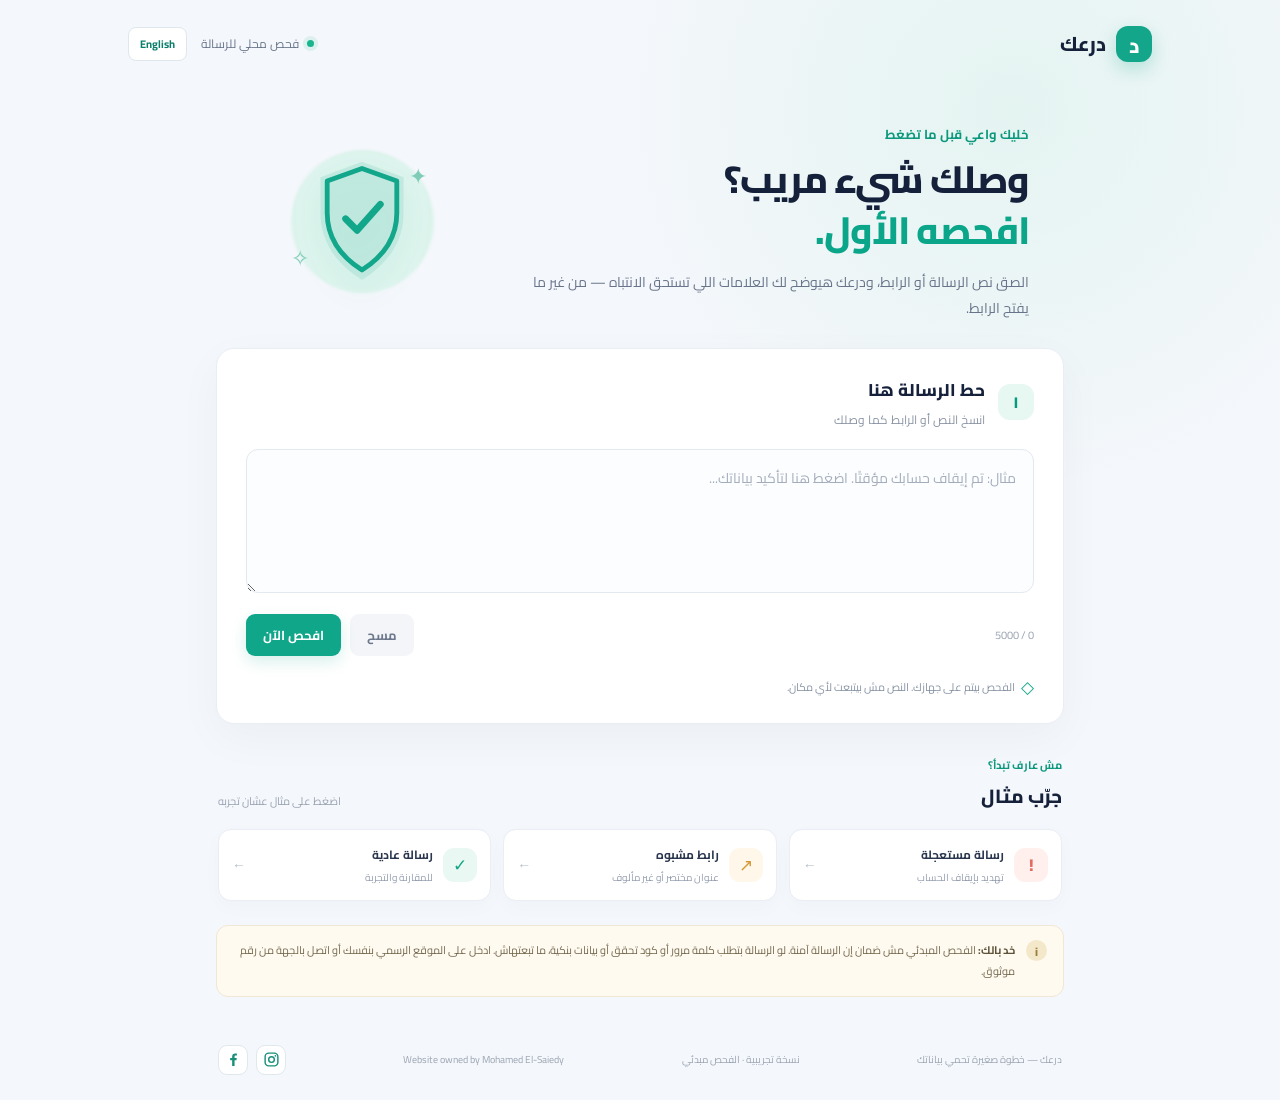
<file: index.html>
<!doctype html>
<html lang="ar" dir="rtl">
<head>
  <meta charset="utf-8">
  <meta name="viewport" content="width=device-width, initial-scale=1">
  <meta name="theme-color" content="#f4f7fb">
  <meta name="description" content="درعك Derak: افحص الرسائل والروابط المشبوهة قبل فتحها، واعرف أسباب التحذير بالعربية أو الإنجليزية. أداة مجانية مبدئية من محمد الصعيدي.">
  <meta name="robots" content="index, follow">
  <link rel="canonical" href="https://hamo-debug.github.io/derak/">
  <meta property="og:type" content="website">
  <meta property="og:url" content="https://hamo-debug.github.io/derak/">
  <meta property="og:title" content="Derak | فاحص الرسائل والروابط">
  <meta property="og:description" content="افحص الرسائل والروابط المشبوهة قبل فتحها، واعرف أسباب التحذير بالعربية أو الإنجليزية.">
  <title>Derak (درعك) | فاحص الرسائل والروابط - Mohamed El-Saiedy</title>
  <link rel="stylesheet" href="style.css">
  <script src="app.js" defer></script>
</head>
<body>
  <header class="topbar">
    <a class="brand" href="#top" aria-label="درعك - الصفحة الرئيسية"><span class="brand-mark" aria-hidden="true">د</span><span>درعك</span></a>
    <div class="top-actions"><span class="top-note"><span class="status-dot"></span><span id="local-label">فحص محلي للرسالة</span></span><button class="lang-button" id="language-button" type="button" aria-label="Switch language">English</button></div>
  </header>
  <main id="top">
    <section class="hero">
      <div class="hero-copy"><p class="eyebrow" id="eyebrow">خليك واعي قبل ما تضغط</p><h1 id="hero-title">وصلك شيء مريب؟<br><span>افحصه الأول.</span></h1><p class="intro" id="intro">الصق نص الرسالة أو الرابط، ودرعك هيوضح لك العلامات اللي تستحق الانتباه — من غير ما يفتح الرابط.</p></div>
      <div class="shield-art" aria-hidden="true"><div class="shield-glow"></div><svg viewBox="0 0 120 140" role="presentation"><path d="M60 8 103 24v37c0 31-18 54-43 69C35 115 17 92 17 61V24L60 8Z" fill="currentColor" opacity=".12"/><path d="M60 15 96 28v33c0 26-14 45-36 59C38 106 24 87 24 61V28l36-13Z" fill="none" stroke="currentColor" stroke-width="5" stroke-linejoin="round"/><path d="m43 67 12 12 24-27" fill="none" stroke="currentColor" stroke-width="7" stroke-linecap="round" stroke-linejoin="round"/></svg><span class="spark spark-one">✦</span><span class="spark spark-two">✧</span></div>
    </section>
    <section class="checker card" aria-labelledby="checker-title">
      <div class="section-heading"><div class="step">١</div><div><h2 id="checker-title">حط الرسالة هنا</h2><p id="checker-hint">انسخ النص أو الرابط كما وصلك</p></div></div>
      <label class="sr-only" id="input-label" for="message">نص الرسالة أو الرابط</label>
      <textarea id="message" maxlength="5000" placeholder="مثال: تم إيقاف حسابك مؤقتًا. اضغط هنا لتأكيد بياناتك..." spellcheck="false"></textarea>
      <div class="input-footer"><span id="char-count">٠ / ٥٠٠٠</span><div class="actions"><button class="button button-quiet" id="clear-button" type="button">مسح</button><button class="button button-primary" id="check-button" type="button"><span aria-hidden="true">⌕</span> افحص الآن</button></div></div>
      <p class="privacy-note" id="privacy-note"><span aria-hidden="true">◇</span> الفحص بيتم على جهازك. النص مش بيتبعت لأي مكان.</p>
    </section>
    <section id="result" class="result card" aria-live="polite" hidden></section>
    <section class="examples" aria-labelledby="examples-title"><div class="examples-head"><div><p class="eyebrow" id="examples-eyebrow">مش عارف تبدأ؟</p><h2 id="examples-title">جرّب مثال</h2></div><span class="examples-hint" id="examples-hint">اضغط على مثال عشان تجربه</span></div>
      <div class="example-grid">
        <button class="example-card example-danger" type="button" data-example="urgent"><span class="example-icon">!</span><span><strong id="example-title-urgent">رسالة مستعجلة</strong><small id="example-sub-urgent">تهديد بإيقاف الحساب</small></span><span class="arrow">←</span></button>
        <button class="example-card example-link" type="button" data-example="link"><span class="example-icon">↗</span><span><strong id="example-title-link">رابط مشبوه</strong><small id="example-sub-link">عنوان مختصر أو غير مألوف</small></span><span class="arrow">←</span></button>
        <button class="example-card example-safe" type="button" data-example="safe"><span class="example-icon">✓</span><span><strong id="example-title-safe">رسالة عادية</strong><small id="example-sub-safe">للمقارنة والتجربة</small></span><span class="arrow">←</span></button>
      </div>
    </section>
    <aside class="disclaimer"><span class="disclaimer-icon">i</span><p id="disclaimer"><strong>خد بالك:</strong> الفحص المبدئي مش ضمان إن الرسالة آمنة. لو الرسالة بتطلب كلمة مرور أو كود تحقق أو بيانات بنكية، ما تبعتهاش. ادخل على الموقع الرسمي بنفسك أو اتصل بالجهة من رقم موثوق.</p></aside>
  </main>
  <footer><span id="footer-brand">درعك — خطوة صغيرة تحمي بياناتك</span><span id="footer-note">نسخة تجريبية · الفحص مبدئي</span><span id="footer-owner">Website owned by Mohamed El-Saiedy</span><nav class="social-links" aria-label="Social media"><a href="https://www.instagram.com/els3edy.19?vrfl=dmxjeHdocGl2eW5i" target="_blank" rel="noopener noreferrer" aria-label="Instagram account"><svg viewBox="0 0 24 24" aria-hidden="true"><rect x="3" y="3" width="18" height="18" rx="5" fill="none" stroke="currentColor" stroke-width="2"/><circle cx="12" cy="12" r="4" fill="none" stroke="currentColor" stroke-width="2"/><circle cx="17.5" cy="6.8" r="1.2" fill="currentColor"/></svg></a><a href="https://www.facebook.com/share/1FXgNUzG9y/" target="_blank" rel="noopener noreferrer" aria-label="Facebook page"><svg viewBox="0 0 24 24" aria-hidden="true"><path d="M13.5 21v-8h2.7l.4-3.1h-3.1v-2c0-.9.3-1.5 1.6-1.5h1.7V3.6c-.3 0-1.3-.1-2.5-.1-2.5 0-4.2 1.5-4.2 4.3v2.1H7.3V13h2.8v8h3.4Z" fill="currentColor"/></svg></a></nav></footer>
</body>
</html>
</file>
<file: style.css>
@import url('https://fonts.googleapis.com/css2?family=Cairo:wght@400;500;600;700;800&display=swap');

:root{font-family:'Cairo',Tahoma,Arial,sans-serif;color:#182238;background:#f4f7fb;font-synthesis:none;text-rendering:optimizeLegibility;--navy:#15213b;--muted:#778198;--teal:#13a68b;--line:#e8edf4;--white:#fff}
*{box-sizing:border-box}body{margin:0;min-height:100vh;background:radial-gradient(ellipse at 79% 10%,#e4f4f1 0,transparent 27%),#f4f7fb}.topbar{max-width:1080px;margin:auto;padding:25px 28px;display:flex;align-items:center;justify-content:space-between}.brand{display:flex;gap:10px;align-items:center;color:var(--navy);font-weight:800;font-size:20px;text-decoration:none}.brand-mark{width:36px;height:36px;display:grid;place-items:center;border-radius:12px;background:var(--teal);color:white;font-size:21px;box-shadow:0 7px 18px #13a68b40}.top-note{color:#69768b;font-size:12px;display:flex;align-items:center;gap:8px}.status-dot{width:7px;height:7px;border-radius:50%;background:#19b58c;box-shadow:0 0 0 4px #19b58c1c}main{max-width:900px;margin:0 auto;padding:13px 26px 48px}.hero{display:flex;align-items:center;justify-content:space-between;min-height:236px;padding:22px 35px 26px 61px}.eyebrow{margin:0 0 8px;color:#0b987d;font-size:13px;font-weight:700}.hero h1{font-size:38px;line-height:1.35;letter-spacing:-1px;margin:0;color:var(--navy);font-weight:800}.hero h1 span{color:#0ba68a}.intro{max-width:510px;color:#68748a;line-height:1.9;margin:12px 0 0;font-size:14px}.shield-art{width:170px;height:170px;position:relative;display:grid;place-items:center;color:#12a78b;margin-inline-start:20px}.shield-art svg{width:116px;filter:drop-shadow(0 12px 16px #0da78a24);z-index:1}.shield-glow{position:absolute;width:143px;height:143px;background:#ddf4ed;border-radius:50%;filter:blur(1px)}.spark{position:absolute;color:#81cdb8;font-size:22px}.spark-one{top:18px;right:20px}.spark-two{bottom:28px;left:14px}.card{background:var(--white);border:1px solid #e9edf4;border-radius:18px;box-shadow:0 14px 45px #22334b0a}.checker{padding:25px 29px 20px}.section-heading{display:flex;align-items:center;gap:13px;margin-bottom:18px}.step{width:36px;height:36px;border-radius:12px;background:#e7f7f2;color:#079b7e;display:grid;place-items:center;font-weight:800}.section-heading h2,.examples h2{margin:0;font-size:17px;color:var(--navy);font-weight:800}.section-heading p{margin:2px 0 0;color:#8b94a5;font-size:12px}textarea{width:100%;min-height:144px;resize:vertical;border:1px solid #e3e9f0;border-radius:12px;padding:15px 17px;font:14px/1.9 'Cairo',Tahoma,Arial,sans-serif;color:#27344c;outline:none;background:#fcfdff;transition:.2s}textarea:focus{border-color:#65cbb3;box-shadow:0 0 0 3px #10a78916}textarea::placeholder{color:#a4adbb}.input-footer{display:flex;align-items:center;justify-content:space-between;margin-top:12px}#char-count{font-size:11px;color:#9aa3b2}.actions{display:flex;align-items:center;gap:9px}.button{border:0;border-radius:9px;padding:9px 17px;font:700 13px 'Cairo',Tahoma,Arial,sans-serif;cursor:pointer;transition:transform .15s,background .15s}.button:hover,.example-card:hover{transform:translateY(-1px)}.button:focus-visible,.example-card:focus-visible{outline:3px solid #0ca88b55;outline-offset:2px}.button-quiet{background:#f3f5f8;color:#6e788c}.button-primary{background:#0fa68a;color:white;box-shadow:0 6px 15px #0fa68a29}.button-primary:hover{background:#078d75}.button-primary span{font-size:18px;vertical-align:-2px;margin-left:4px}.privacy-note{margin:15px 0 0;color:#8792a3;font-size:11px}.privacy-note span{color:#12a78b;font-size:17px;vertical-align:-2px;margin-left:4px}.examples{padding:31px 2px 24px}.examples-head{display:flex;justify-content:space-between;align-items:end;margin-bottom:15px}.examples-head .eyebrow{font-size:11px;margin-bottom:3px}.examples h2{font-size:19px}.examples-hint{font-size:11px;color:#9aa3b1;padding-bottom:3px}.example-grid{display:grid;grid-template-columns:repeat(3,1fr);gap:12px}.example-card{background:white;border:1px solid #e9edf4;border-radius:13px;padding:13px;display:flex;align-items:center;text-align:right;gap:10px;cursor:pointer;transition:.2s;box-shadow:0 6px 20px #22334b06;font-family:inherit}.example-icon{width:34px;height:34px;border-radius:11px;display:grid;place-items:center;font-size:17px;font-weight:800;flex:none}.example-danger .example-icon{color:#e26c61;background:#fff0ee}.example-link .example-icon{color:#d69735;background:#fff7e9}.example-safe .example-icon{color:#12a582;background:#e9f8f3}.example-card strong,.example-card small{display:block}.example-card strong{font-size:12px;color:#29364e}.example-card small{color:#949dae;font-size:10px;margin-top:2px}.arrow{margin-right:auto;color:#b4bdc9;font-size:14px}.disclaimer{display:flex;align-items:flex-start;gap:11px;padding:14px 16px;border:1px solid #f0e7d4;border-radius:12px;background:#fffaf0;color:#74694f}.disclaimer-icon{width:21px;height:21px;border-radius:50%;display:grid;place-items:center;background:#f3e8ca;color:#9c7e3c;font-size:12px;font-weight:800;flex:none}.disclaimer p{margin:0;font-size:11px;line-height:1.9}.disclaimer strong{color:#5e5339}footer{max-width:900px;padding:0 28px 25px;margin:auto;display:flex;justify-content:space-between;color:#9ca5b3;font-size:10px}.result{margin-top:18px;padding:22px 25px;animation:rise .25s ease-out}.result[hidden]{display:none}.result-head{display:flex;align-items:center;gap:13px}.result-badge{width:43px;height:43px;border-radius:13px;display:grid;place-items:center;font-size:20px;font-weight:800;flex:none}.result h2{margin:0;font-size:18px}.result-subtitle{margin:3px 0 0;font-size:12px;color:#7a8598}.risk-high .result-badge{background:#fff0ee;color:#dd6157}.risk-medium .result-badge{background:#fff6e7;color:#ce8c25}.risk-low .result-badge{background:#eaf8f3;color:#119779}.risk-unknown .result-badge{background:#f0f2f5;color:#788398}.score-row{display:flex;align-items:center;gap:10px;margin:17px 0 14px}.score-track{height:7px;background:#edf0f4;border-radius:9px;overflow:hidden;flex:1}.score-fill{height:100%;width:var(--score);border-radius:9px;background:#11a78a;transition:width .4s}.risk-high .score-fill{background:#e2675d}.risk-medium .score-fill{background:#e2a542}.risk-low .score-fill{background:#13a486}.score-label{font-size:11px;color:#68748a;white-space:nowrap}.findings-title{font-size:12px;color:#59657b;margin:14px 0 8px;font-weight:800}.findings{list-style:none;padding:0;margin:0;display:grid;gap:7px}.findings li{display:flex;gap:8px;font-size:12px;line-height:1.8;color:#576278}.findings li::before{content:'•';font-size:18px;line-height:1.3;color:#e0a03c}.findings .good::before{color:#12a78a}.no-findings{font-size:12px;color:#748096;margin:8px 0}.result-caution{padding-top:11px;margin-top:14px;border-top:1px solid #edf0f4;color:#8992a1;font-size:10px;line-height:1.8}@keyframes rise{from{opacity:0;transform:translateY(6px)}to{opacity:1;transform:translateY(0)}}.sr-only{position:absolute;width:1px;height:1px;padding:0;margin:-1px;overflow:hidden;clip:rect(0,0,0,0);white-space:nowrap;border:0}
@media(max-width:650px){.topbar{padding:17px 18px}.top-note{font-size:10px}main{padding:4px 16px 35px}.hero{min-height:auto;padding:22px 6px 27px}.hero h1{font-size:30px}.intro{font-size:12px;max-width:360px}.shield-art{width:105px;height:105px;margin-inline-start:4px;flex:none}.shield-art svg{width:81px}.shield-glow{width:90px;height:90px}.spark-one{top:4px;right:3px}.spark-two{bottom:10px;left:2px}.checker{padding:20px 17px 17px}.example-grid{grid-template-columns:1fr}.example-card{padding:11px 13px}.examples-hint{font-size:9px}.examples{padding-top:25px}.disclaimer{padding:12px}.disclaimer p{font-size:10px}footer{padding-inline:18px;font-size:9px}}@media(max-width:390px){.shield-art{display:none}.hero{padding-top:18px}.actions .button{padding:8px 12px}}
.top-actions{display:flex;align-items:center;gap:14px}.lang-button{border:1px solid #dfe7ed;border-radius:8px;background:#fff;color:#087e6b;font:700 11px 'Cairo',Tahoma,Arial,sans-serif;padding:6px 11px;cursor:pointer}.lang-button:hover{background:#eaf8f3}
.url-results{display:grid;gap:8px;margin-top:14px}.url-row{display:flex;align-items:flex-start;gap:9px;border:1px solid #edf0f4;background:#fbfcfd;border-radius:10px;padding:10px}.url-row strong{display:block;color:#354158;font-size:11px;overflow-wrap:anywhere}.url-row small{display:block;color:#7f8999;font-size:10px;line-height:1.7;margin-top:3px}.url-status{width:22px;height:22px;border-radius:7px;display:grid;place-items:center;font-size:12px;font-weight:800;flex:none}.url-warn{background:#fff0ee;color:#d55d51}.url-ok{background:#e8f7f1;color:#0c9b7d}.report-area{display:flex;align-items:center;gap:12px;margin-top:14px}.button-report{background:#eaf7f3;color:#087d69;border:1px solid #ccece2}.button-report:hover{background:#ddf3eb}#report-status{font-size:10px;color:#668173}
html[dir="ltr"] .button-primary span{margin-left:0;margin-right:4px}html[dir="ltr"] .example-card{text-align:left}html[dir="ltr"] .arrow{margin-right:0;margin-left:auto}html[dir="ltr"] .privacy-note span{margin-left:0;margin-right:4px}
footer{flex-wrap:wrap;align-items:center;gap:10px 18px}.social-links{display:flex;align-items:center;gap:8px}.social-links a{width:30px;height:30px;display:grid;place-items:center;border:1px solid #dfe8eb;border-radius:9px;background:#fff;color:#198f7a;transition:transform .15s,background .15s}.social-links a:hover{transform:translateY(-2px);background:#eaf8f3}.social-links svg{width:17px;height:17px}
</file>
